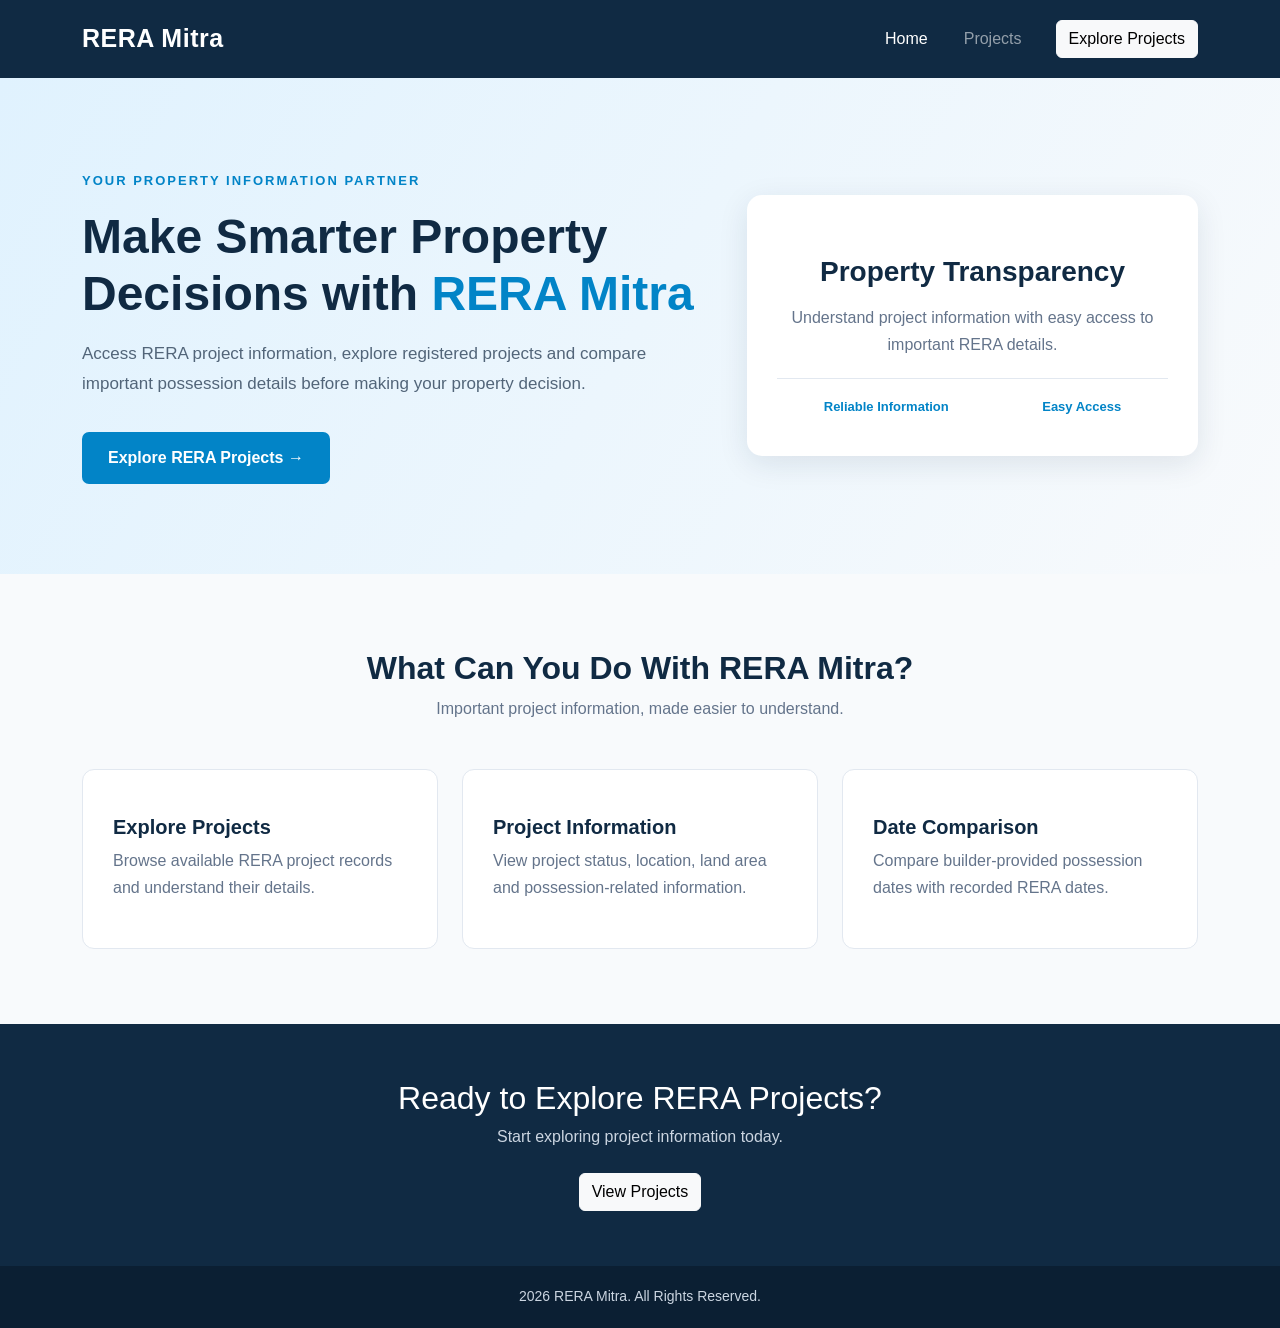
<file: rera-backend/frontend/index.html>
<!DOCTYPE html>
<html lang="en">
<head>
    <meta charset="UTF-8">
    <meta name="viewport" content="width=device-width, initial-scale=1.0">
    <title>RERA Mitra | Home</title>

    <!-- Bootstrap CSS -->
    <link href="https://cdn.jsdelivr.net/npm/bootstrap@5.3.3/dist/css/bootstrap.min.css"
          rel="stylesheet">

    <!-- Custom CSS -->
    <link rel="stylesheet" href="style.css">
</head>
<body>

    <!-- Navigation Bar -->
    <nav class="navbar navbar-expand-lg navbar-dark main-navbar">
        <div class="container">
            <a class="navbar-brand fw-bold" href="index.html">
                RERA Mitra
            </a>

            <button class="navbar-toggler" type="button"
                    data-bs-toggle="collapse" data-bs-target="#navbarMenu">
                <span class="navbar-toggler-icon"></span>
            </button>

            <div class="collapse navbar-collapse" id="navbarMenu">
                <ul class="navbar-nav ms-auto">
                    <li class="nav-item">
                        <a class="nav-link active" href="index.html">Home</a>
                    </li>
                    <li class="nav-item">
                        <a class="nav-link" href="projects.html">Projects</a>
                    </li>
                </ul>

                <a href="projects.html" class="btn btn-light ms-lg-3">
                    Explore Projects
                </a>
            </div>
        </div>
    </nav>

    <!-- Hero Section -->
    <section class="hero-section">
        <div class="container">
            <div class="row align-items-center">

                <div class="col-lg-7">
                    <span class="hero-label">YOUR PROPERTY INFORMATION PARTNER</span>

                    <h1 class="hero-title mt-3">
                        Make Smarter Property Decisions with
                        <span>RERA Mitra</span>
                    </h1>

                    <p class="hero-description mt-3">
                        Access RERA project information, explore registered
                        projects and compare important possession details
                        before making your property decision.
                    </p>

                    <a href="projects.html" class="btn primary-btn mt-3">
                        Explore RERA Projects →
                    </a>
                </div>

                <div class="col-lg-5 mt-5 mt-lg-0">
                    <div class="hero-card">
                        <div class="hero-icon"></div>
                        <h3>Property Transparency</h3>
                        <p>
                            Understand project information with easy access
                            to important RERA details.
                        </p>

                        <div class="hero-card-footer">
                            <span>Reliable Information</span>
                            <span>Easy Access</span>
                        </div>
                    </div>
                </div>

            </div>
        </div>
    </section>

    <!-- Features Section -->
    <section class="features-section">
        <div class="container">

            <div class="text-center mb-5">
                <h2>What Can You Do With RERA Mitra?</h2>
                <p class="section-description">
                    Important project information, made easier to understand.
                </p>
            </div>

            <div class="row g-4">

                <div class="col-md-4">
                    <div class="feature-card">
                        <div class="feature-icon"></div>
                        <h5>Explore Projects</h5>
                        <p>
                            Browse available RERA project records and
                            understand their details.
                        </p>
                    </div>
                </div>

                <div class="col-md-4">
                    <div class="feature-card">
                        <div class="feature-icon"></div>
                        <h5>Project Information</h5>
                        <p>
                            View project status, location, land area
                            and possession-related information.
                        </p>
                    </div>
                </div>

                <div class="col-md-4">
                    <div class="feature-card">
                        <div class="feature-icon"></div>
                        <h5>Date Comparison</h5>
                        <p>
                            Compare builder-provided possession dates
                            with recorded RERA dates.
                        </p>
                    </div>
                </div>

            </div>
        </div>
    </section>

    <!-- Call To Action -->
    <section class="cta-section">
        <div class="container text-center">
            <h2>Ready to Explore RERA Projects?</h2>
            <p>Start exploring project information today.</p>
            <a href="projects.html" class="btn btn-light mt-2">
                View Projects
            </a>
        </div>
    </section>

    <!-- Footer -->
    <footer class="footer">
        <div class="container text-center">
            <p> 2026 RERA Mitra. All Rights Reserved.</p>
        </div>
    </footer>

    <script src="https://cdn.jsdelivr.net/npm/bootstrap@5.3.3/dist/js/bootstrap.bundle.min.js"></script>
</body>
</html>
</file>
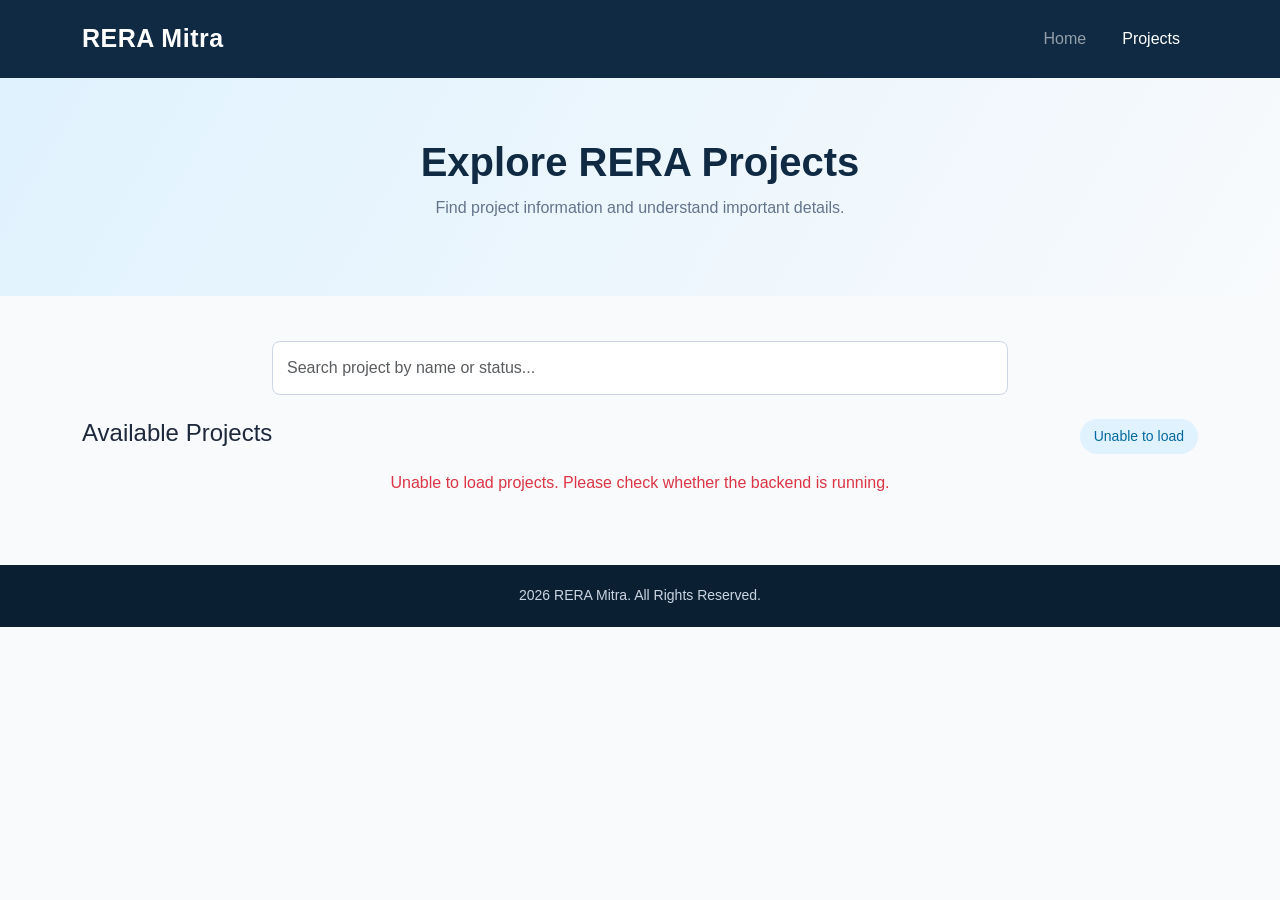
<file: rera-backend/frontend/projects.html>
<!DOCTYPE html>
<html lang="en">
<head>
    <meta charset="UTF-8">
    <meta name="viewport" content="width=device-width, initial-scale=1.0">
    <title>RERA Mitra | Projects</title>

    <link href="https://cdn.jsdelivr.net/npm/bootstrap@5.3.3/dist/css/bootstrap.min.css"
          rel="stylesheet">

    <link rel="stylesheet" href="style.css">
</head>
<body>

    <!-- Navigation -->
    <nav class="navbar navbar-expand-lg navbar-dark main-navbar">
        <div class="container">
            <a class="navbar-brand fw-bold" href="index.html">RERA Mitra</a>

            <button class="navbar-toggler" type="button"
                    data-bs-toggle="collapse" data-bs-target="#navbarMenu">
                <span class="navbar-toggler-icon"></span>
            </button>

            <div class="collapse navbar-collapse" id="navbarMenu">
                <ul class="navbar-nav ms-auto">
                    <li class="nav-item">
                        <a class="nav-link" href="index.html">Home</a>
                    </li>
                    <li class="nav-item">
                        <a class="nav-link active" href="projects.html">Projects</a>
                    </li>
                </ul>
            </div>
        </div>
    </nav>

    <!-- Page Heading -->
    <section class="projects-header">
        <div class="container text-center">
            <h1>Explore RERA Projects</h1>
            <p>Find project information and understand important details.</p>
        </div>
    </section>

    <!-- Search Section -->
    <section class="container search-section">

        <div class="row justify-content-center">
            <div class="col-lg-8">
                <input type="text" id="searchInput"
                       class="form-control search-box"
                       placeholder="Search project by name or status...">
            </div>
        </div>

        <div class="d-flex justify-content-between align-items-center mt-4 mb-3">
            <h4>Available Projects</h4>
            <span id="projectCount" class="project-count">Loading...</span>
        </div>

        <!-- API response will be displayed here -->
        <div id="projectContainer" class="row g-4">

        </div>

    </section>

    <!-- Project Details Modal -->
    <div class="modal fade" id="projectModal" tabindex="-1">
        <div class="modal-dialog modal-lg modal-dialog-centered">
            <div class="modal-content">

                <div class="modal-header">
                    <h5 class="modal-title" id="modalProjectName">
                        Project Details
                    </h5>
                    <button type="button" class="btn-close"
                            data-bs-dismiss="modal"></button>
                </div>

                <div class="modal-body" id="modalProjectBody">
                </div>

            </div>
        </div>
    </div>

    <footer class="footer">
        <div class="container text-center">
            <p> 2026 RERA Mitra. All Rights Reserved.</p>
        </div>
    </footer>

    <script src="https://code.jquery.com/jquery-3.7.1.min.js"></script>
    <script src="https://cdn.jsdelivr.net/npm/bootstrap@5.3.3/dist/js/bootstrap.bundle.min.js"></script>
    <script src="script.js"></script>

</body>
</html>
</file>
<file: rera-backend/frontend/style.css>
/* General Styling */
* {
    margin: 0;
    padding: 0;
    box-sizing: border-box;
}

body {
    font-family: Arial, sans-serif;
    background-color: #f8fafc;
    color: #1e293b;
}

/* Navigation */
.main-navbar {
    background-color: #102a43;
    padding: 15px 0;
}

.navbar-brand {
    font-size: 25px;
    letter-spacing: 0.5px;
}

.nav-link {
    margin: 0 10px;
}

.nav-link:hover {
    color: #7dd3fc !important;
}

/* Home Hero Section */
.hero-section {
    background: linear-gradient(120deg, #e0f2fe, #f8fafc);
    padding: 90px 0;
}

.hero-label {
    color: #0284c7;
    font-size: 13px;
    font-weight: bold;
    letter-spacing: 2px;
}

.hero-title {
    font-size: 48px;
    font-weight: 700;
    line-height: 1.2;
    color: #102a43;
}

.hero-title span {
    color: #0284c7;
}

.hero-description {
    color: #526579;
    font-size: 17px;
    line-height: 1.8;
    max-width: 600px;
}

.primary-btn {
    background-color: #0284c7;
    color: white;
    padding: 13px 25px;
    border-radius: 7px;
    font-weight: 600;
}

.primary-btn:hover {
    background-color: #0369a1;
    color: white;
}

/* Hero Information Card */
.hero-card {
    background-color: white;
    padding: 40px 30px;
    border-radius: 15px;
    box-shadow: 0 8px 30px rgba(15, 40, 70, 0.10);
    text-align: center;
}

.hero-icon {
    font-size: 55px;
    margin-bottom: 20px;
}

.hero-card h3 {
    color: #102a43;
    font-weight: bold;
}

.hero-card p {
    color: #64748b;
    margin-top: 15px;
    line-height: 1.7;
}

.hero-card-footer {
    border-top: 1px solid #e2e8f0;
    padding-top: 18px;
    margin-top: 20px;
    display: flex;
    justify-content: space-around;
    color: #0284c7;
    font-size: 13px;
    font-weight: bold;
}

/* Features */
.features-section {
    padding: 75px 0;
}

.features-section h2 {
    color: #102a43;
    font-weight: bold;
}

.section-description {
    color: #64748b;
    margin-top: 10px;
}

.feature-card {
    background-color: white;
    padding: 30px;
    height: 100%;
    border-radius: 12px;
    border: 1px solid #e2e8f0;
    transition: 0.3s;
}

.feature-card:hover {
    transform: translateY(-5px);
    box-shadow: 0 8px 25px rgba(15, 40, 70, 0.10);
}

.feature-icon {
    font-size: 35px;
    margin-bottom: 15px;
}

.feature-card h5 {
    color: #102a43;
    font-weight: bold;
}

.feature-card p {
    color: #64748b;
    line-height: 1.7;
}

/* Call To Action */
.cta-section {
    background-color: #102a43;
    color: white;
    padding: 55px 15px;
}

.cta-section p {
    color: #cbd5e1;
}

/* Projects Page */
.projects-header {
    background: linear-gradient(120deg, #e0f2fe, #f8fafc);
    padding: 60px 0;
}

.projects-header h1 {
    color: #102a43;
    font-weight: bold;
}

.projects-header p {
    color: #64748b;
    margin-top: 10px;
}

.search-section {
    padding-top: 45px;
    padding-bottom: 70px;
}

.search-box {
    padding: 14px;
    border-radius: 8px;
    border: 1px solid #cbd5e1;
}

.project-count {
    background-color: #e0f2fe;
    color: #0369a1;
    padding: 7px 14px;
    border-radius: 20px;
    font-size: 14px;
}

/* Project Cards */
.project-card {
    background-color: white;
    border: 1px solid #e2e8f0;
    border-radius: 12px;
    padding: 24px;
    height: 100%;
    transition: 0.3s;
}

.project-card:hover {
    transform: translateY(-5px);
    box-shadow: 0 8px 25px rgba(15, 40, 70, 0.10);
}

.project-card h5 {
    color: #102a43;
    font-weight: bold;
    min-height: 45px;
}

.project-info {
    color: #64748b;
    font-size: 14px;
    margin: 12px 0;
}

.status-badge {
    display: inline-block;
    background-color: #dcfce7;
    color: #166534;
    padding: 5px 12px;
    border-radius: 20px;
    font-size: 12px;
    font-weight: bold;
}

.details-btn {
    background-color: #0284c7;
    color: white;
    border: none;
    padding: 9px 18px;
    border-radius: 6px;
}

.details-btn:hover {
    background-color: #0369a1;
    color: white;
}

/* Footer */
.footer {
    background-color: #0b1f33;
    color: #cbd5e1;
    padding: 20px 0 5px;
}

.footer p {
    font-size: 14px;
}

/* Mobile Responsive */
@media (max-width: 768px) {
    .hero-title {
        font-size: 35px;
    }

    .hero-section {
        padding: 55px 0;
    }

    .hero-card {
        padding: 30px 20px;
    }
}
</file>
